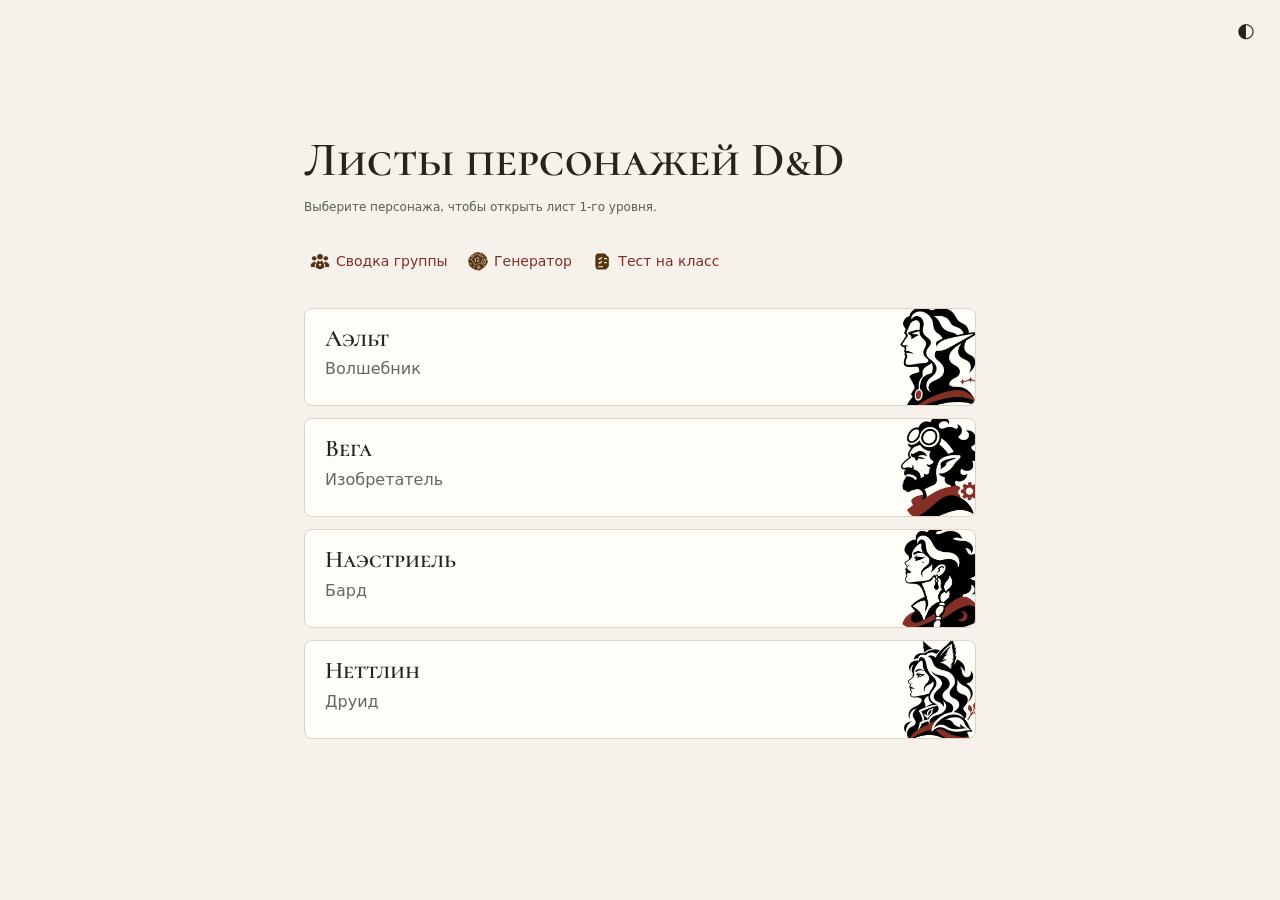
<file: index.html>
<!doctype html>
<html lang="ru">
<head>
  <meta charset="utf-8">
  <link rel="manifest" href="./manifest.webmanifest">
  <link rel="icon" href="./assets/favicon.ico">
  <link rel="apple-touch-icon" sizes="192x192" href="./assets/icon-192.png?v=2">
  <meta name="apple-mobile-web-app-title" content="DnD Chars">
  <script defer src="./pwa.js"></script>
  <meta name="viewport" content="width=device-width, initial-scale=1">
  <title>DnD Chars</title>
  <script src="character-sheets/theme.js"></script>
  <link rel="stylesheet" href="character-sheets/styles.css">
  <style>
    body {
      margin: 0;
      background: #f6f2eb;
      color: #29231e;
      font: 1rem/1.5 system-ui, sans-serif;
    }

    main {
      box-sizing: content-box;
      max-width: 42rem;
      margin: 0 auto;
      padding: clamp(2rem, 8vw, 5rem) 1rem;
    }

    h1, h2 {
      line-height: 1.2;
    }

    h1 { margin: 0; font-size: clamp(2rem, 6vw, 3rem); }
    h2 { margin: 0; font-size: 1.5rem; }
    header { margin: 0; }
    header p { margin: 0.5rem 0 1.5rem; }

    .quick-links {
      display: flex;
      flex-wrap: wrap;
      gap: 0 0.5rem;
      margin-bottom: 1.5rem;
    }

    .quick-links a {
      display: inline-flex;
      align-items: center;
      gap: 0.4rem;
      min-height: 44px;
      padding: 0 0.4rem;
      border-radius: 0.5rem;
      font-size: 0.875rem;
      text-decoration: none;
    }

    .quick-links a:hover { background: #8882; }
    .quick-links :is(svg, img) { flex: none; width: 1.2rem; height: 1.2rem; }
    [data-theme="dark"] .quick-links img { filter: grayscale(1) invert(1) brightness(1.35); }
    .cache-controls { margin-top: 1.5rem; font-size: 0.875rem; }
    .cache-controls button {
      padding: 0.25rem 0.75rem;
      border: 0;
      border-radius: 0.5rem;
      background: transparent;
      color: inherit;
      font: inherit;
    }
    .cache-controls button:enabled { cursor: pointer; }
    .cache-controls button:enabled:hover { background: #8882; }
    .cache-controls button:focus-visible { outline: 2px solid currentColor; outline-offset: 3px; }
    .cache-controls button:disabled { opacity: 0.55; }

    .characters {
      display: grid;
      gap: 0.75rem;
      margin: 0;
      padding: 0;
      list-style: none;
    }

    .site-home a.character {
      display: grid;
      position: relative;
      overflow: hidden;
      border: 1px solid #ded4c5;
      border-radius: 0.5rem;
      background: #fffdf8;
      color: inherit;
      text-decoration: none;
    }

    .character-details { padding: 1rem calc(7rem - 21px) 1rem 1.25rem; }
    .character-class { margin: 0.25rem 0 0.5rem; color: #656565; }
    .character-portrait {
      display: block;
      position: absolute;
      right: -21px;
      top: -8px;
      width: 7rem;
      height: auto;
    }
    [data-theme="dark"] .character-portrait { filter: url(#portrait-light-ink); }

    .site-home a.character:hover { border-color: currentColor; }

    a { color: #832e24; }
    a:hover { color: #582017; }
    a:focus-visible { outline: 2px solid currentColor; outline-offset: 3px; }
  </style>
</head>
<body class="site-home">
  <svg width="0" height="0" style="position: absolute" aria-hidden="true">
    <filter id="portrait-light-ink" color-interpolation-filters="sRGB">
      <!-- The mask is opaque only where all three color channels are zero. -->
      <feColorMatrix in="SourceGraphic" type="matrix"
        values="0 0 0 0 0  0 0 0 0 0  0 0 0 0 0  -255 -255 -255 0 1" result="black"/>
      <feFlood flood-color="rgb(188, 195, 183)"/>
      <feComposite in2="black" operator="in"/>
      <feComposite in2="SourceAlpha" operator="in" result="lightInk"/>
      <feComposite in="SourceGraphic" in2="black" operator="out" result="otherColors"/>
      <feMerge>
        <feMergeNode in="otherColors"/>
        <feMergeNode in="lightInk"/>
      </feMerge>
    </filter>
  </svg>
  <main>
    <header>
      <h1>Листы персонажей D&amp;D</h1>
      <p>Выберите персонажа, чтобы открыть лист 1-го уровня.</p>
      <nav class="quick-links" aria-label="Инструменты">
        <a href="party.html">
          <img src="assets/party-icon.svg" alt="" width="20" height="20">
          Сводка группы
        </a>
        <a href="character-generator.html">
          <img src="assets/D12.svg" alt="" width="20" height="20">
          Генератор
        </a>
        <a href="class-quiz.html">
          <img src="assets/quiz-icon.svg" alt="" width="20" height="20">
          Тест на класс
        </a>
      </nav>
    </header>
    <nav aria-label="Листы по персонажам">
      <ul class="characters" role="list">
        <li>
          <a class="character" href="character-sheets/aelt/index.html" aria-label="Аэльт, Волшебник, лист 1-го уровня">
            <div class="character-details">
              <h2>Аэльт</h2>
              <p class="character-class">Волшебник</p>
            </div>
            <img class="character-portrait" src="assets/aelt-profile.png" alt="" width="384" height="384">
          </a>
        </li>
        <li>
          <a class="character" href="character-sheets/vega/index.html" aria-label="Вега, Изобретатель, лист 1-го уровня">
            <div class="character-details">
              <h2>Вега</h2>
              <p class="character-class">Изобретатель</p>
            </div>
            <img class="character-portrait" src="assets/vega-profile.png" alt="" width="384" height="384">
          </a>
        </li>
        <li>
          <a class="character" href="character-sheets/naestriel/index.html" aria-label="Наэстриель, Бард, лист 1-го уровня">
            <div class="character-details">
              <h2>Наэстриель</h2>
              <p class="character-class">Бард</p>
            </div>
            <img class="character-portrait" src="assets/naestriel-profile.png" alt="" width="384" height="384">
          </a>
        </li>
        <li>
          <a class="character" href="character-sheets/nettlin/index.html" aria-label="Неттлин, Друид, лист 1-го уровня">
            <div class="character-details">
              <h2>Неттлин</h2>
              <p class="character-class">Друид</p>
            </div>
            <img class="character-portrait" src="assets/nettlin-profile.png" alt="" width="384" height="384">
          </a>
        </li>
      </ul>
    </nav>
    <div class="cache-controls" id="cache-controls" hidden>
      <button type="button">Сбросить офлайн-кэш</button>
      <span role="status"></span>
    </div>
  </main>
</body>
</html>
</file>
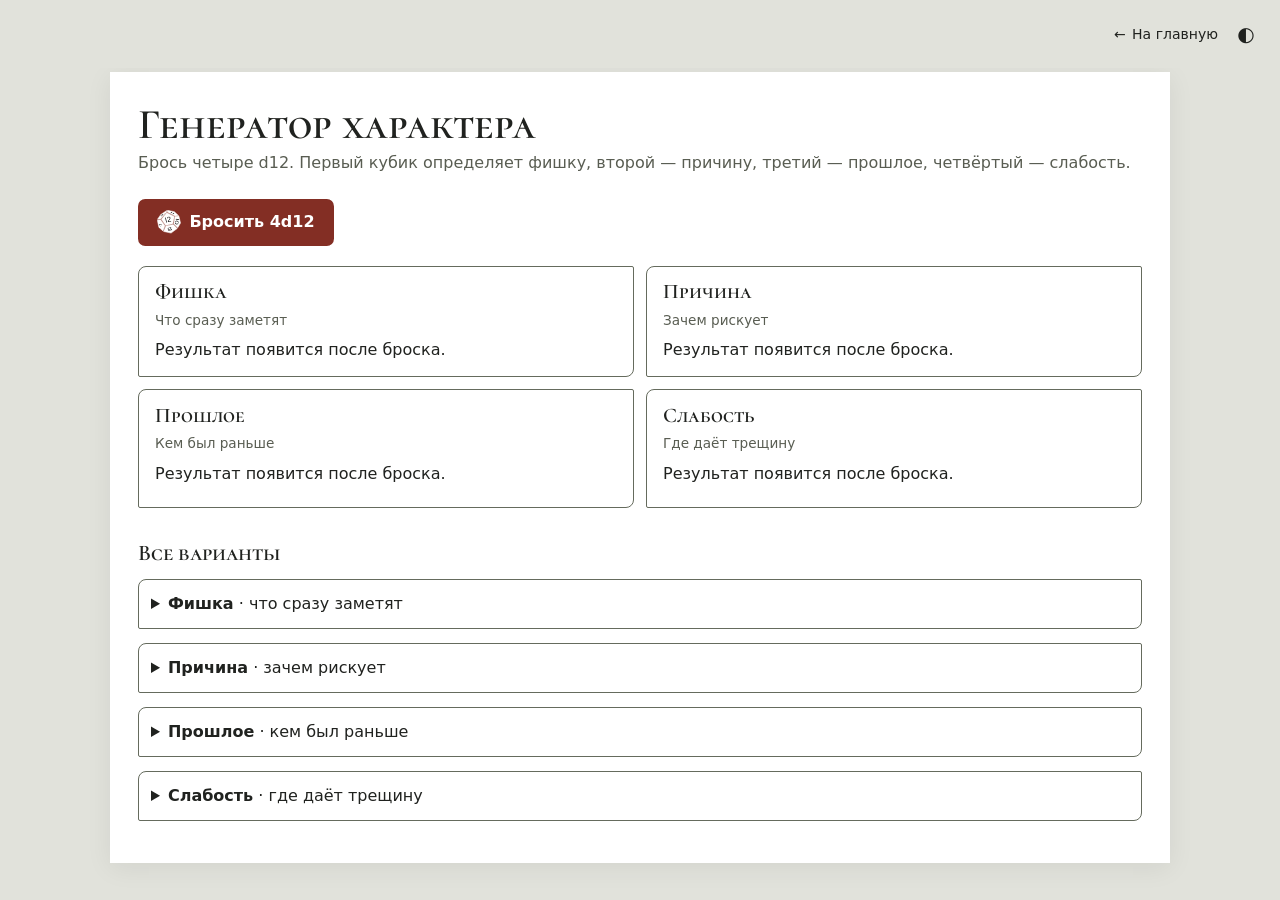
<file: character-generator.html>
<!doctype html>
<html lang="ru">
<head>
  <meta charset="utf-8">
  <meta name="viewport" content="width=device-width, initial-scale=1">
  <title>Генератор характера · D&amp;D</title>
  <link rel="manifest" href="manifest.webmanifest">
  <link rel="icon" href="assets/favicon.ico">
  <script defer src="pwa.js"></script>
  <script src="character-sheets/theme.js"></script>
  <link rel="stylesheet" href="character-sheets/styles.css">
  <style>
    .generator {
      font: 1rem/1.5 system-ui, sans-serif;
    }

    .generator h1, .generator h2 {
      line-height: 1.2;
    }

    .generator h1 { margin-bottom: 0; font-size: clamp(1.9rem, 5vw, 2.65rem); }
    .generator header { margin: 0 0 1.5rem; }
    .generator header p { margin-top: 0; font-size: 1rem; }

    .generator .roll-button {
      position: relative;
      display: inline-flex;
      align-items: center;
      gap: 0.5rem;
      min-height: 44px;
      padding: 0.65rem 1.15rem;
      border: 1px solid transparent;
      border-radius: 0.45rem;
      overflow: hidden;
      background: #832e24;
      color: #fff;
      font: inherit;
      font-weight: 700;
      cursor: pointer;
    }

    .generator .roll-button:hover { background: #582017; }
    .generator .roll-icon {
      flex: none;
      width: 1.5rem;
      height: 1.5rem;
      filter: grayscale(1) invert(1) brightness(1.35);
    }
    .generator :is(a, button, summary):focus-visible {
      outline: 2px solid currentColor;
      outline-offset: 3px;
    }

    .generator .results {
      display: grid;
      grid-template-columns: repeat(2, minmax(0, 1fr));
      gap: 0.75rem;
      margin: 1.25rem 0 2rem;
    }

    .generator .result-card {
      margin: 0;
      padding: 0.85rem 1rem;
    }

    .generator .result-card h2 {
      display: flex;
      align-items: center;
      justify-content: space-between;
      gap: 0.5rem;
      margin: 0 0 0.3rem;
      font-size: 1.3rem;
      text-transform: none;
      letter-spacing: normal;
      text-align: left;
    }

    .generator .roll-number {
      padding: 0.15em 0.5em;
      border: 1px solid currentColor;
      border-radius: 0.35rem;
      color: #832e24;
      font: 700 0.85rem/1.4 system-ui, sans-serif;
      white-space: nowrap;
    }

    .generator .result-hint { color: #595d52; font-size: 0.85rem; }
    .generator .tables h2 { margin: 0 0 0.75rem; font-size: 1.4rem; }
    .generator summary { cursor: pointer; }
    .generator ol { margin: 0.75rem 0 0; padding-inline-start: 2.15rem; }
    .generator li { padding: 0.25rem 0.5rem; }
    .generator li[aria-current="true"] { background: #f1e6da; border-radius: 0.25rem; }
    .generator li[aria-current="true"]::marker { font-weight: 700; }

    @media screen and (max-width: 620px) {
      .generator .results { grid-template-columns: 1fr; }
    }

    @media screen {
      [data-theme="dark"] .generator .result-hint { color: var(--dark-muted); }
      [data-theme="dark"] .generator .roll-number { color: var(--dark-link); }
      [data-theme="dark"] .generator li[aria-current="true"] { background: var(--dark-summary); }
    }
  </style>
</head>
<body>
  <main class="sheets">
    <article class="sheet generator">
      <header>
        <h1>Генератор характера</h1>
        <p>Брось четыре d12. Первый кубик определяет фишку, второй — причину, третий — прошлое, четвёртый — слабость.</p>
      </header>
      <button class="roll-button" id="roll" type="button">
        <img class="roll-icon" src="assets/D12.svg" alt="" width="24" height="24">
        <span class="roll-label">Бросить 4d12</span>
      </button>
      <div class="results" aria-live="polite" aria-atomic="true">
      <section class="panel result-card" data-result="quirk">
        <h2>Фишка<span class="roll-number" hidden></span></h2>
        <p class="result-hint">Что сразу заметят</p>
        <p class="result-text">Результат появится после броска.</p>
      </section>
      <section class="panel result-card" data-result="motivation">
        <h2>Причина<span class="roll-number" hidden></span></h2>
        <p class="result-hint">Зачем рискует</p>
        <p class="result-text">Результат появится после броска.</p>
      </section>
      <section class="panel result-card" data-result="past">
        <h2>Прошлое<span class="roll-number" hidden></span></h2>
        <p class="result-hint">Кем был раньше</p>
        <p class="result-text">Результат появится после броска.</p>
      </section>
      <section class="panel result-card" data-result="flaw">
        <h2>Слабость<span class="roll-number" hidden></span></h2>
        <p class="result-hint">Где даёт трещину</p>
        <p class="result-text">Результат появится после броска.</p>
        <p class="result-effect" hidden>Эффект: <em></em></p>
      </section>
      </div>
      <section class="tables" aria-labelledby="all-options">
        <h2 id="all-options">Все варианты</h2>
      <details class="panel">
        <summary><strong>Фишка</strong> · что сразу заметят</summary>
        <ol id="quirk">
          <li>Даёт прозвища каждому мечу и извиняется перед ним, когда промахивается.</li>
          <li>На развилке спрашивает совета у ворона. Если ворона нет, высказывает его мнение сам.</li>
          <li>Представляясь, обязательно называет имя, ремесло и последнее блюдо, которое ел.</li>
          <li>Перед важным разговором торжественно представляет свой левый сапог как советника. Правый, по его словам, пока на испытательном сроке.</li>
          <li>Просит Тима́ру о везении, подбрасывая монету. Если выпадает не та сторона, объявляет бросок разминочным.</li>
          <li>В каждой таверне спрашивает, есть ли местный суп, и оценивает его вслух так, будто судит состязание.</li>
          <li>Перед сном зарисовывает самое странное из увиденного. Даже драконы у него похожи на кур.</li>
          <li>Прежде чем сесть, спрашивает у стула, не занят ли он. Если стул скрипит, герой извиняется и ищет другой.</li>
          <li>Ведёт счёт обещаниям в блокноте. У выполненных рисует крошечные весы.</li>
          <li>Называет самые дорогие вещи именами тех, кто их подарил: «Передай мне Шандру» вполне может означать плащ.</li>
          <li>Знакомится с каждым встречным судном — от плота до корабля — и расспрашивает его, как ему живётся на воде.</li>
          <li>Перед рискованным делом репетирует победную речь; после успеха неизменно забывает её целиком.</li>
        </ol>
      </details>
      <details class="panel">
        <summary><strong>Причина</strong> · зачем рискует</summary>
        <ol id="motivation">
          <li>Хочет выкупить семейную лодку, заложенную после неудачного сезона.</li>
          <li>Хочет отыскать человека, который однажды спас ему жизнь, и наконец поблагодарить его.</li>
          <li>Собирает деньги, чтобы открыть бесплатную лечебницу в родном квартале.</li>
          <li>Проиграл гусю семейный герб. Ищет свидетелей, чтобы доказать, что гусь жульничал.</li>
          <li>Хочет вернуть себе доброе имя после того, как его обвинили в пропаже груза.</li>
          <li>Хочет накопить на собственную таверну, где путника не выгонят на улицу в бурю.</li>
          <li>Ищет достаточно необычную историю, чтобы старшая сестра перестала рассказывать за семейным столом только о своих подвигах.</li>
          <li>Ищет дракона, готового одним выдохом испечь пирог на всю деревню. Тесто уже обещал замесить.</li>
          <li>Дал слово вернуть украденную семейную реликвию и хочет сдержать его, пока её прежний хозяин ещё жив.</li>
          <li>Путешествует, чтобы выяснить, чем хочет заниматься сам, после многих лет жизни по чужому расписанию.</li>
          <li>Копит на покупку земли, чтобы родные больше не зависели от настроения землевладельца.</li>
          <li>Хочет вернуть долг бывшему сообщнику, который взял на себя вину за их общее преступление.</li>
        </ol>
      </details>
      <details class="panel">
        <summary><strong>Прошлое</strong> · кем был раньше</summary>
        <ol id="past">
          <li>Грузил суда в доках Флана и умеет по звуку отличить пустую бочку от полной.</li>
          <li>Переписывал описи в храме Огмы и привык уточнять, кто что видел собственными глазами.</li>
          <li>Готовил еду для каравана на Побережье Мечей. Знает, чем накормить десятерых из припасов на пятерых.</li>
          <li>Работал герольдом на улиточных скачках. Однажды объявлял финиш три дня подряд.</li>
          <li>Служил в городской страже, но ушёл после того, как отказался подписать ложный рапорт.</li>
          <li>Вырос при постоялом дворе у Лунного Моря: подавал еду, стелил постели и слушал дорожные байки.</li>
          <li>Был учеником картографа в Уотердипе. Хорошо чертит, но впервые составляет карты мест, в которых побывал сам.</li>
          <li>Подрабатывал привидением в трактире. Уволился, когда настоящее привидение потребовало половину чаевых.</li>
          <li>Прислуживал в храме Ильматера: носил воду, менял повязки и выслушивал тех, кому больше некому было выговориться.</li>
          <li>Рос в обеспеченной семье и готовился вести её дела, но почти не бывал за пределами родного города.</li>
          <li>Помогал на семейной ферме в Долинах: ухаживал за скотом, чинил изгороди и торговался на ярмарках.</li>
          <li>Был карманником на городских рынках. Теперь знает, куда смотреть, когда кто-то слишком старательно отвлекает толпу.</li>
        </ol>
      </details>
      <details class="panel">
        <summary><strong>Слабость</strong> · где даёт трещину</summary>
        <ol id="flaw">
          <li data-effect="Если герой отказывается от предложенной помощи и берётся за рискованную задачу один, его первая проверка для этой задачи совершается с помехой.">Не умеет просить о помощи и часто говорит «я справлюсь», когда уже пора звать друзей.</li>
          <li data-effect="Когда двое людей, которым герой доверяет, рассказывают разные версии, он совершает с помехой проверку Проницательности, чтобы понять, кто скрывает правду.">Теряется, когда два человека, которым он доверяет, рассказывают разные версии событий.</li>
          <li data-effect="При встрече с явно голодным человеком герой отдаёт ему одну порцию из своих припасов, если она есть. Один раз за сцену.">Плохо переносит вид чужого голода: раздаёт свои припасы и потом сам просит добавки.</li>
          <li data-effect="Помеха на Обман, когда герой пытается выдать себя за знатока при разговоре с настоящим специалистом.">Услышав незнакомое слово, важно кивает и уверяет, что сам когда-то это преподавал.</li>
          <li data-effect="Когда стражник или другой представитель власти в форме прямо угрожает герою, герой Испуган им до конца разговора, максимум на 1 минуту. Пока герой видит источник страха, у него помеха на проверки характеристик и броски атаки. Он не может добровольно приблизиться к источнику страха.">Ему трудно спокойно разговаривать с человеком в форме, даже если тот готов помочь.</li>
          <li data-effect="Помеха на Анализ, когда герой проверяет договор или расписку на подвох.">Подписывает всё, где есть место для автографа. Искренне считает, что писари собирают подписи знаменитостей.</li>
          <li data-effect="Помеха на Обман, когда герой притворяется, что знает, что делать.">Боится показаться неопытным и стесняется задать самый простой вопрос.</li>
          <li data-effect="Помеха на Скрытность, когда герой пытается бесшумно открыть скрипучую дверь.">Когда дверь скрипит, невольно скрипит ей в ответ. Уверен, что это вежливо.</li>
          <li data-effect="Если герой берёт обещание обратно, его следующая проверка Убеждения в разговоре с тем, кому он обещал помочь, совершается с помехой.">Соглашается на просьбу раньше, чем успевает понять, по силам ли она ему.</li>
          <li data-effect="Если незнакомец при первой встрече изображает дружбу, чтобы выведать личное, герой Очарован им до конца разговора, максимум на 1 минуту. Герой не может атаковать очаровавшего или выбирать его целью наносящих урон способностей и магических эффектов. Очаровавший получает преимущество на проверки социального взаимодействия с героем.">Легко принимает вежливость за дружбу и слишком рано делится личным.</li>
          <li data-effect="Если герой отвлекается на мелкую работу в напряжённой сцене, его следующая проверка Восприятия, чтобы заметить происходящее вокруг, совершается с помехой.">Когда тревожится, уходит с головой в мелкую работу вместо того, чтобы сказать, что его беспокоит.</li>
          <li data-effect="При прямом подозрении в краже герой совершает с помехой первую проверку Убеждения или Обмана, чтобы отвести подозрение.">Особенно тяжело переносит подозрения в краже: даже невинный вопрос может задеть его за живое.</li>
        </ol>
      </details>
      </section>
    </article>
  </main>
  <script>
    const cards = document.querySelectorAll('[data-result]');
    const rollButton = document.getElementById('roll');
    const rollIcon = rollButton.querySelector('.roll-icon');
    const rollLabel = rollButton.querySelector('.roll-label');
    const reducedMotion = matchMedia('(prefers-reduced-motion: reduce)');
    let rollAnimations = [];

    function animateRoll() {
      for (const animation of rollAnimations) animation.cancel();
      if (reducedMotion.matches) return;

      const duration = 600;
      const inset = 5;
      const left = inset - rollIcon.offsetLeft;
      const right = rollButton.clientWidth - rollIcon.offsetWidth - rollIcon.offsetLeft - inset;
      const top = inset - rollIcon.offsetTop;
      const bottom = rollButton.clientHeight - rollIcon.offsetHeight - rollIcon.offsetTop - inset;
      const iconPath = [
        [0, 0, 0, 0],
        [0.22, right, top, 100],
        [0.46, left, bottom, 210],
        [0.65, right * 0.55, top, 300],
        [0.82, left * 0.35, bottom * 0.7, 350],
        [1, 0, 0, 360],
      ].map(([offset, x, y, angle]) => ({
        offset, transform: `translate(${x}px, ${y}px) rotate(${angle}deg)`,
      }));

      rollAnimations = [
        rollButton.animate([
          { transform: 'translateX(0) rotate(0)' },
          { transform: 'translateX(-7px) rotate(-4deg)' },
          { transform: 'translateX(6px) rotate(3deg)' },
          { transform: 'translateX(-4px) rotate(-2deg)' },
          { transform: 'translateX(3px) rotate(1deg)' },
          { transform: 'translateX(0) rotate(0)' },
        ], { duration, easing: 'ease-in-out' }),
        rollIcon.animate(iconPath, { duration }),
        rollLabel.animate([
          { opacity: 1 },
          { opacity: 0.25, offset: 0.15 },
          { opacity: 0.25, offset: 0.75 },
          { opacity: 1 },
        ], { duration, easing: 'ease-in-out' }),
      ];
    }

    rollButton.addEventListener('click', () => {
      animateRoll();
      for (const card of cards) {
        const table = document.getElementById(card.dataset.result);
        const options = table.children;
        const roll = Math.floor(Math.random() * options.length) + 1;
        const selected = options[roll - 1];

        table.querySelector('[aria-current]')?.removeAttribute('aria-current');
        selected.setAttribute('aria-current', 'true');
        const badge = card.querySelector('.roll-number');
        badge.textContent = 'd12 · ' + roll;
        badge.hidden = false;
        card.querySelector('.result-text').textContent = selected.textContent;
        const effect = card.querySelector('.result-effect');
        if (effect) {
          effect.querySelector('em').textContent = selected.dataset.effect;
          effect.hidden = false;
        }
      }
    });
  </script>
</body>
</html>
</file>
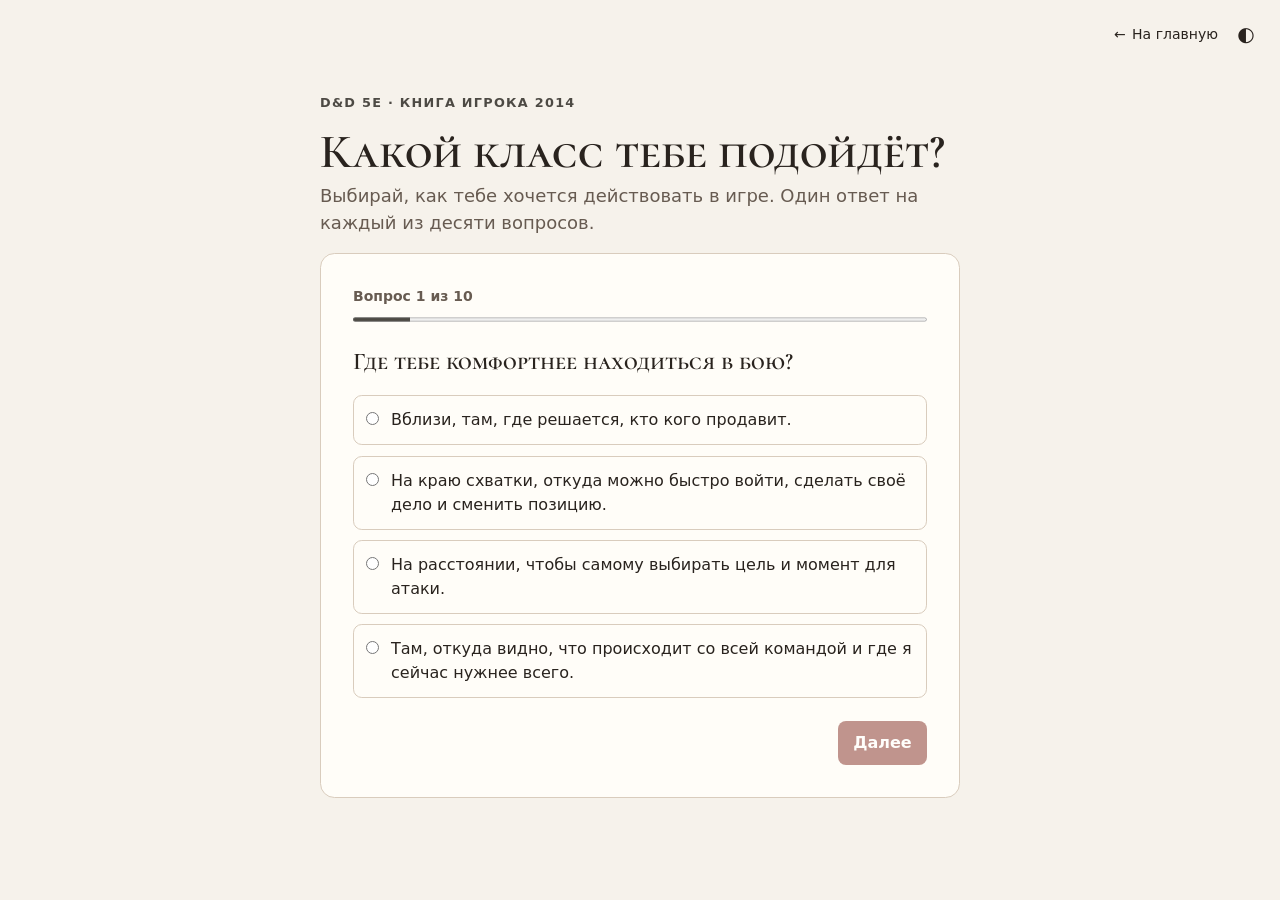
<file: class-quiz.html>
<!doctype html>
<html lang="ru">
<head>
  <meta charset="utf-8">
  <meta name="viewport" content="width=device-width, initial-scale=1">
  <title>Какой класс D&amp;D тебе подойдёт?</title>
  <link rel="icon" href="assets/favicon.ico">
  <script src="character-sheets/theme.js"></script>
  <link rel="stylesheet" href="character-sheets/styles.css">
  <style>
    :root {
      color-scheme: light;
      --page: #f6f2eb;
      --card: #fffdf8;
      --ink: #29231e;
      --muted: #675b51;
      --line: #d9ccbd;
      --accent: #4d4a44;
      --selected: #efede8;
    }
    :root[data-theme="dark"] {
      color-scheme: dark;
      --page: #211c19;
      --card: #292825;
      --ink: #f2e9de;
      --muted: #c7b8a9;
      --line: #66615a;
      --accent: #ddd8ce;
      --selected: #393733;
    }
    body { margin: 0; background: var(--page); color: var(--ink); font: 1rem/1.5 system-ui, sans-serif; }
    main { max-width: 42rem; margin: auto; padding: 0.5rem 1rem clamp(1.5rem, 6vw, 4rem); }
    a { color: var(--accent); }
    .eyebrow { margin-bottom: 0.75rem; color: var(--accent); font-size: 0.8rem; font-weight: 700; letter-spacing: 0.1em; text-transform: uppercase; }
    h1, h2 { margin: 0; line-height: 1.15; }
    h1 { font-size: clamp(2rem, 6vw, 3rem); line-height: 1.2; }
    header p, #step { color: var(--muted); }
    header p { font-size: 1.125rem; line-height: 1.5; }
    .quiz-card { background: var(--card); border: 1px solid var(--line); border-radius: 0.9rem; padding: clamp(1rem, 5vw, 2rem); }
    #step { display: block; font-size: 0.875rem; font-weight: 650; }
    progress { display: block; width: 100%; height: 0.55rem; margin: 0.5rem 0 1.5rem; accent-color: var(--accent); }
    #options { display: grid; gap: 0.65rem; margin-top: 1.25rem; }
    .option { display: flex; gap: 0.75rem; align-items: baseline; padding: 0.75rem; border: 1px solid var(--line); border-radius: 0.55rem; cursor: pointer; }
    .option:hover, .option:has(:checked) { border-color: var(--accent); background: var(--selected); }
    .option input { flex: none; margin: 0; accent-color: var(--accent); }
    .actions { display: flex; flex-wrap: wrap; justify-content: space-between; gap: 0.75rem; margin-top: 1.4rem; }
    .actions button { min-height: 44px; padding: 0.5rem 0.9rem; border: 1px solid var(--line); border-radius: 0.5rem; background: transparent; color: var(--ink); font: inherit; font-weight: 650; }
    .actions button:enabled { cursor: pointer; }
    .actions button:disabled { opacity: 0.5; }
    .actions .primary { margin-inline-start: auto; border-color: transparent; background: #832e24; color: #fff; }
    .actions .primary:enabled:hover { background: #582017; }
    :focus-visible { outline: 2px solid var(--accent); outline-offset: 3px; }
    .matches { padding: 0; list-style: none; }
    .matches li { border-top: 1px solid var(--line); padding: 1rem 0; }
    .matches h3 { margin: 0; }
    .matches p { margin: 0.35rem 0 0.55rem; }
  </style>
</head>
<body>
  <main>
    <header>
      <div class="eyebrow">D&amp;D 5e · Книга игрока 2014</div>
      <h1>Какой класс тебе подойдёт?</h1>
      <p>Выбирай, как тебе хочется действовать в игре. Один ответ на каждый из десяти вопросов.</p>
    </header>
    <noscript><p>Чтобы пройти опрос, включи JavaScript в браузере.</p></noscript>
    <form id="quiz" class="quiz-card" hidden>
      <label id="step" for="progress"></label>
      <progress id="progress"></progress>
      <h2 id="question" tabindex="-1"></h2>
      <div id="options" role="group" aria-labelledby="question"></div>
      <div class="actions">
        <button id="back" type="button">Назад</button>
        <button id="next" class="primary" type="submit">Далее</button>
      </div>
    </form>
    <section id="result" class="quiz-card" aria-labelledby="result-title" hidden>
      <h2 id="result-title" tabindex="-1"></h2>
      <p id="result-intro"></p>
      <ul id="matches" class="matches"></ul>
      <div class="actions">
        <button id="review" type="button">Изменить ответы</button>
        <button id="restart" type="button">Пройти заново</button>
      </div>
    </section>
  </main>
  <script>
    'use strict';

    const classes = {
      barbarian: ['Варвар', '87-barbarian', 'Брать на себя риск, идти в ближний бой и выдерживать удары благодаря ярости.'],
      bard: ['Бард', '88-bard', 'Импровизировать, договариваться и помогать другим игрокам с помощью вдохновения и магии.'],
      cleric: ['Жрец', '89-cleric', 'Следить за командой и выбирать, когда лечить, защищать, усиливать союзников или переходить в наступление.'],
      druid: ['Друид', '90-druid', 'Использовать природную магию и звериные облики, чтобы исследовать мир и менять условия схватки.'],
      fighter: ['Воин', '91-fighter', 'Оттачивать стиль владения оружием, занимать выгодную позицию и решать, когда воспользоваться Всплеском действий.'],
      monk: ['Монах', '93-monk', 'Быстро менять позицию, добираться до важных целей и мешать им действовать.'],
      paladin: ['Паладин', '94-paladin', 'Защищать союзников на передовой, усиливать удары магией и принимать решения, связанные с клятвой.'],
      ranger: ['Следопыт', '97-ranger', 'Читать местность, выслеживать цель и сочетать владение оружием с природной магией.'],
      rogue: ['Плут', '99-rogue', 'Находить лазейки, полагаться на любимые навыки и выбирать момент для точного удара.'],
      sorcerer: ['Чародей', '101-sorcerer', 'Осваивать любимые заклинания и менять их свойства на ходу с помощью метамагии.'],
      warlock: ['Колдун', '104-warlock', 'Подбирать сочетание магических даров и находить новые применения любимым приёмам.'],
      wizard: ['Волшебник', '105-wizard', 'Пополнять книгу заклинаний, готовить инструменты под задачу и доставать неожиданные решения.']
    };

    const questions = [
      ['Где тебе комфортнее находиться в бою?', [
        ['Вблизи, там, где решается, кто кого продавит.', 'barbarian fighter paladin'],
        ['На краю схватки, откуда можно быстро войти, сделать своё дело и сменить позицию.', 'monk rogue druid'],
        ['На расстоянии, чтобы самому выбирать цель и момент для атаки.', 'ranger sorcerer warlock'],
        ['Там, откуда видно, что происходит со всей командой и где я сейчас нужнее всего.', 'bard cleric wizard']
      ]],
      ['Как тебе нравится думать над сложной задачей?', [
        ['Собрать факты, увидеть закономерность и составить план.', 'fighter ranger wizard'],
        ['Переосмыслить задачу и найти обход, которого никто не заметил.', 'bard druid rogue'],
        ['Проверить первую удачную догадку и разобраться по ходу.', 'barbarian monk sorcerer'],
        ['Сначала понять, что для меня важнее всего и на какой риск я готов пойти.', 'cleric paladin warlock']
      ]],
      ['Какую роль ты сам обычно берёшь в командной игре?', [
        ['Иду первым и беру на себя самый трудный участок.', 'barbarian fighter monk'],
        ['Замечаю, кому нужна помощь, и подстраиваюсь под действия других.', 'bard cleric paladin'],
        ['Ищу маршрут, слабое место или удобный момент для всей команды.', 'druid ranger rogue'],
        ['Ищу ход, после которого команда сможет сыграть совсем иначе.', 'sorcerer warlock wizard']
      ]],
      ['План сорвался. Что тебе хочется сделать в первые секунды?', [
        ['Перехватить инициативу, пока ситуацию ещё можно развернуть.', 'barbarian paladin sorcerer'],
        ['Сменить позицию и воспользоваться тем, что открылось прямо сейчас.', 'monk ranger rogue'],
        ['Подхватить тех, у кого всё пошло наперекосяк, и помочь команде собраться.', 'bard cleric druid'],
        ['Оценить, что у нас ещё в запасе, и решить, на какой ход это стоит потратить.', 'fighter warlock wizard']
      ]],
      ['Какое развитие персонажа тебе интереснее?', [
        ['Начать с простого приёма и постепенно научиться выполнять его всё точнее.', 'fighter monk rogue'],
        ['Выбрать одну сильную сторону и научиться выдавать максимум в решающий момент.', 'barbarian paladin sorcerer'],
        ['Расширять набор возможностей, чтобы в каждой новой сцене было что попробовать.', 'bard druid wizard'],
        ['Собрать несколько способностей, которые хорошо работают вместе и на которые можно положиться.', 'cleric ranger warlock']
      ]],
      ['Команда пришла в незнакомый город за сведениями. Чем тебе было бы интересно заняться?', [
        ['Поговорить с разными людьми и понять, кому и зачем стоит нам помочь.', 'bard cleric warlock'],
        ['Пройтись по городу и заметить, кто за кем следит, куда ведут следы и где есть обходы.', 'druid ranger rogue'],
        ['Добраться до человека, который принимает решения, и прямо изложить, чего мы хотим.', 'barbarian fighter paladin'],
        ['Разобраться, кто за всем этим стоит, и проверить версии, которые кажутся маловероятными.', 'monk sorcerer wizard']
      ]],
      ['Что даёт тебе больше всего удовольствия от удачного хода?', [
        ['Я выдержал давление, и благодаря этому у команды осталось время.', 'barbarian fighter paladin'],
        ['Я помог другому игроку сделать то, что у него почти сорвалось.', 'bard cleric ranger'],
        ['Я поймал короткий момент и сделал ровно то, что было нужно.', 'monk rogue warlock'],
        ['Я придумал решение, которое изменило условия для всех.', 'druid sorcerer wizard']
      ]],
      ['Какой выбор тебе интереснее всего делать прямо во время игры?', [
        ['Рискнуть сейчас или приберечь свой самый сильный ход.', 'barbarian paladin warlock'],
        ['Продолжать делать своё дело или переключиться на помощь союзнику.', 'bard cleric fighter'],
        ['Пойти очевидным путём или использовать деталь, которую другие пропустили.', 'monk ranger rogue'],
        ['Повторить проверенный приём или изменить его под новые условия.', 'druid sorcerer wizard']
      ]],
      ['Как ты предпочитаешь готовиться к трудному испытанию?', [
        ['Выяснить, что нас ждёт, и подобрать подходящие средства заранее.', 'druid ranger wizard'],
        ['Наметить пару вариантов и оставить себе пространство для импровизации.', 'bard rogue sorcerer'],
        ['Определить, что или кого нужно защитить, и договориться, кто за что отвечает.', 'cleric fighter paladin'],
        ['Решить, на что я точно могу положиться, даже если всё пойдёт не по плану.', 'barbarian monk warlock']
      ]],
      ['Какую историю про своего героя тебе было бы интереснее увидеть за несколько игр?', [
        ['Он нашёл людей или дело, ради которых готов брать на себя ответственность.', 'cleric paladin barbarian'],
        ['Он шаг за шагом стал мастером того, что когда-то давалось ему с трудом.', 'fighter monk wizard'],
        ['Он обнаружил в себе или вокруг себя нечто странное и решает, как этим распорядиться.', 'druid sorcerer warlock'],
        ['Он научился выживать, договариваться и находить путь в местах, где у него поначалу ничего не получалось.', 'bard ranger rogue']
      ]]
    ];

    const quiz = document.getElementById('quiz');
    const step = document.getElementById('step');
    const progress = document.getElementById('progress');
    const question = document.getElementById('question');
    const options = document.getElementById('options');
    const back = document.getElementById('back');
    const next = document.getElementById('next');
    const result = document.getElementById('result');
    const resultTitle = document.getElementById('result-title');
    const resultIntro = document.getElementById('result-intro');
    const matches = document.getElementById('matches');
    const answers = Array(questions.length).fill(null);
    const lastStep = questions.length - 1;
    let current = 0;

    function showQuestion(moveFocus = true) {
      const [prompt, choices] = questions[current];
      result.hidden = true;
      quiz.hidden = false;
      step.textContent = 'Вопрос ' + (current + 1) + ' из ' + questions.length;
      progress.max = questions.length;
      progress.value = current + 1;
      question.textContent = prompt;
      options.replaceChildren();

      choices.forEach(([caption], index) => {
        const label = document.createElement('label');
        label.className = 'option';
        const input = document.createElement('input');
        input.type = 'radio';
        input.name = 'choice';
        input.value = index;
        input.checked = answers[current] === index;
        label.append(input, caption);
        options.append(label);
      });

      back.hidden = current === 0;
      next.disabled = answers[current] === null;
      next.textContent = current === lastStep ? 'Показать результат' : 'Далее';
      if (moveFocus) question.focus();
    }

    function showResult() {
      const scores = Object.fromEntries(Object.keys(classes).map(id => [id, 0]));
      answers.forEach((choice, index) => {
        for (const id of questions[index][1][choice][1].split(' ')) scores[id]++;
      });
      const highest = Math.max(...Object.values(scores));
      const winners = Object.keys(scores).filter(id => scores[id] === highest);
      resultTitle.textContent = winners.length === 1 ? 'Твой результат' : 'Несколько классов подходят одинаково';
      resultIntro.textContent = winners.length === 1
        ? 'По твоим ответам этот класс подходит лучше всего.'
        : 'Эти классы набрали одинаковый балл. Посмотри, какой стиль игры тебе ближе.';
      matches.replaceChildren();

      for (const id of winners) {
        const [name, slug, description] = classes[id];
        const item = document.createElement('li');
        const heading = document.createElement('h3');
        heading.textContent = name;
        const summary = document.createElement('p');
        summary.textContent = description;
        const link = document.createElement('a');
        link.href = 'https://dnd.su/class/' + slug + '/';
        link.textContent = name + ' на D&D.SU';
        item.append(heading, summary, link);
        matches.append(item);
      }

      quiz.hidden = true;
      result.hidden = false;
      resultTitle.focus();
    }

    options.addEventListener('change', event => {
      answers[current] = Number(event.target.value);
      next.disabled = false;
    });
    quiz.addEventListener('submit', event => {
      event.preventDefault();
      if (answers[current] === null) return;
      if (current === lastStep) {
        showResult();
        return;
      }
      current++;
      showQuestion();
    });
    back.addEventListener('click', () => {
      current--;
      showQuestion();
    });
    document.getElementById('review').addEventListener('click', () => showQuestion());
    document.getElementById('restart').addEventListener('click', () => {
      answers.fill(null);
      current = 0;
      showQuestion();
    });

    showQuestion(false);
  </script>
</body>
</html>
</file>
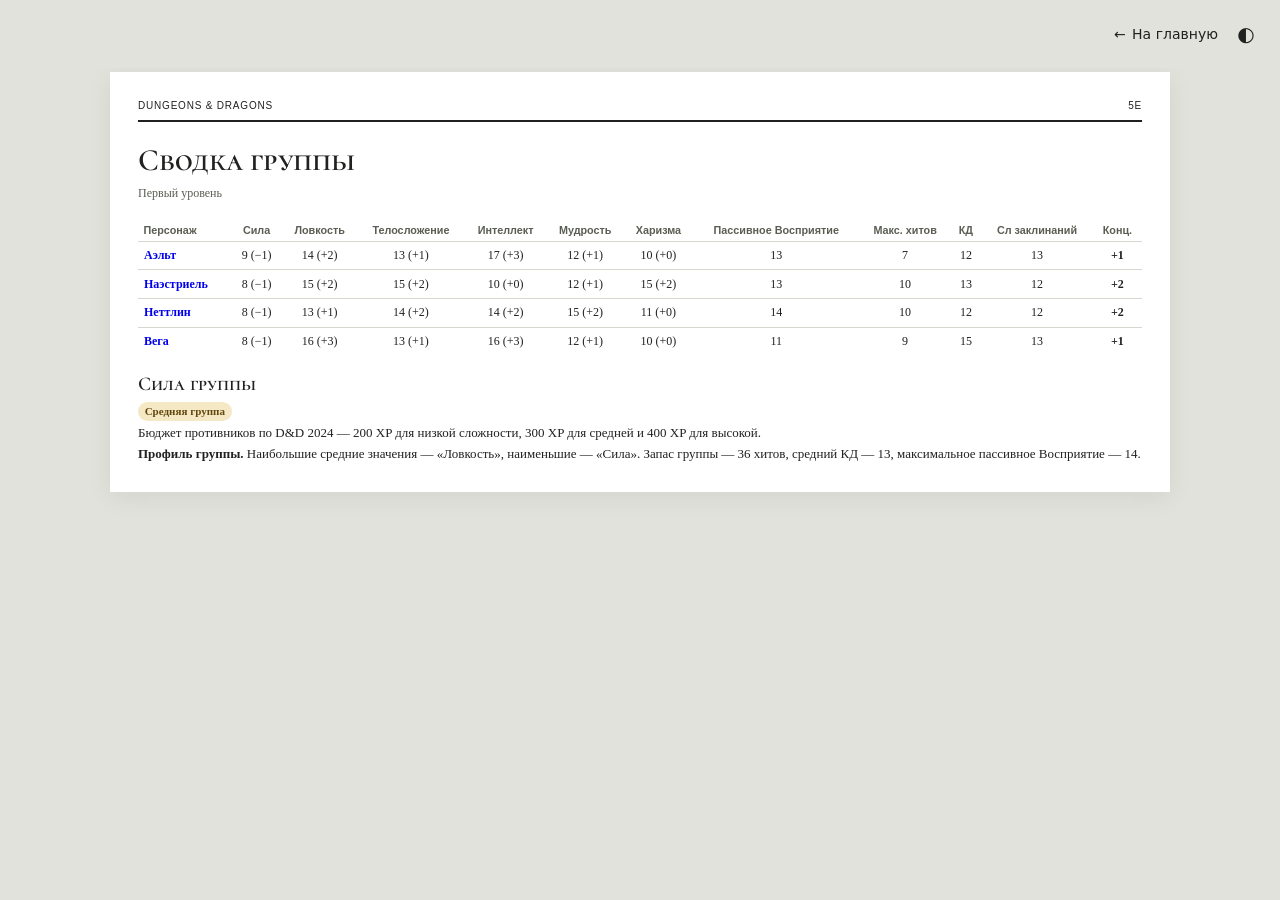
<file: party.html>
<!doctype html>
<html lang="ru">
<head>
  <meta charset="utf-8">
  <link rel="manifest" href="./manifest.webmanifest">
  <link rel="icon" href="./assets/favicon.ico">
  <link rel="apple-touch-icon" sizes="192x192" href="./assets/icon-192.png?v=2">
  <meta name="apple-mobile-web-app-title" content="DnD Chars">
  <script defer src="./pwa.js"></script>
  <meta name="viewport" content="width=device-width, initial-scale=1">
  <title>Сводка группы · D&amp;D</title>
  <script src="character-sheets/theme.js"></script>
  <link rel="stylesheet" href="character-sheets/styles.css">
</head>
<body>
  <main class="sheets">
    <article class="sheet party-sheet">
      <div class="masthead"><span>Dungeons &amp; Dragons</span><span>5e</span></div>
      <header>
        <h1>Сводка группы</h1>
        <p>Первый уровень</p>
      </header>
      <div class="party-table-wrap" tabindex="0" role="region" aria-label="Характеристики группы">
        <table class="data-table party-table" aria-label="Характеристики группы на первом уровне">
          <thead>
            <tr><th scope="col">Персонаж</th><th scope="col">Сила</th><th scope="col">Ловкость</th><th scope="col">Телосложение</th><th scope="col">Интеллект</th><th scope="col">Мудрость</th><th scope="col">Харизма</th><th scope="col">Пассивное Восприятие</th><th scope="col">Макс. хитов</th><th scope="col">КД</th><th scope="col">Сл заклинаний</th><th scope="col">Конц.</th></tr>
          </thead>
          <tbody id="party-rows"></tbody>
        </table>
      </div>
      <section class="party-summary" aria-labelledby="party-strength">
        <h2 id="party-strength">Сила группы</h2>
        <p><strong id="party-rating" class="party-rating" hidden></strong></p>
        <p id="party-budget"></p>
        <p><strong>Профиль группы.</strong> <span id="party-profile"></span></p>
      </section>
    </article>
  </main>
  <script type="application/json" id="party-data">
[
  {
    "name": "Аэльт",
    "href": "character-sheets/aelt/index.html",
    "abilities": [
      {
        "name": "Сила",
        "score": 9,
        "mod": "−1"
      },
      {
        "name": "Ловкость",
        "score": 14,
        "mod": "+2"
      },
      {
        "name": "Телосложение",
        "score": 13,
        "mod": "+1"
      },
      {
        "name": "Интеллект",
        "score": 17,
        "mod": "+3"
      },
      {
        "name": "Мудрость",
        "score": 12,
        "mod": "+1"
      },
      {
        "name": "Харизма",
        "score": 10,
        "mod": "+0"
      }
    ],
    "perception": 13,
    "hp": 7,
    "armorClass": 12,
    "spellDc": 13
  },
  {
    "name": "Наэстриель",
    "href": "character-sheets/naestriel/index.html",
    "abilities": [
      {
        "name": "Сила",
        "score": 8,
        "mod": "−1"
      },
      {
        "name": "Ловкость",
        "score": 15,
        "mod": "+2"
      },
      {
        "name": "Телосложение",
        "score": 15,
        "mod": "+2"
      },
      {
        "name": "Интеллект",
        "score": 10,
        "mod": "+0"
      },
      {
        "name": "Мудрость",
        "score": 12,
        "mod": "+1"
      },
      {
        "name": "Харизма",
        "score": 15,
        "mod": "+2"
      }
    ],
    "perception": 13,
    "hp": 10,
    "armorClass": 13,
    "spellDc": 12
  },
  {
    "name": "Неттлин",
    "href": "character-sheets/nettlin/index.html",
    "abilities": [
      {
        "name": "Сила",
        "score": 8,
        "mod": "−1"
      },
      {
        "name": "Ловкость",
        "score": 13,
        "mod": "+1"
      },
      {
        "name": "Телосложение",
        "score": 14,
        "mod": "+2"
      },
      {
        "name": "Интеллект",
        "score": 14,
        "mod": "+2"
      },
      {
        "name": "Мудрость",
        "score": 15,
        "mod": "+2"
      },
      {
        "name": "Харизма",
        "score": 11,
        "mod": "+0"
      }
    ],
    "perception": 14,
    "hp": 10,
    "armorClass": 12,
    "spellDc": 12
  },
  {
    "name": "Вега",
    "href": "character-sheets/vega/index.html",
    "abilities": [
      {
        "name": "Сила",
        "score": 8,
        "mod": "−1"
      },
      {
        "name": "Ловкость",
        "score": 16,
        "mod": "+3"
      },
      {
        "name": "Телосложение",
        "score": 13,
        "mod": "+1"
      },
      {
        "name": "Интеллект",
        "score": 16,
        "mod": "+3"
      },
      {
        "name": "Мудрость",
        "score": 12,
        "mod": "+1"
      },
      {
        "name": "Харизма",
        "score": 10,
        "mod": "+0"
      }
    ],
    "perception": 11,
    "hp": 9,
    "armorClass": 15,
    "spellDc": 13
  }
]
  </script>
  <script>
    const party = JSON.parse(document.getElementById('party-data').textContent);
    const rows = document.getElementById('party-rows');

    for (const character of party) {
      const row = rows.insertRow();
      const heading = document.createElement('th');
      heading.scope = 'row';
      const link = document.createElement('a');
      link.href = character.href;
      link.textContent = character.name;
      heading.append(link);
      row.append(heading);

      const scores = character.abilities.map(ability => `${ability.score} (${ability.mod})`);
      const values = [...scores, character.perception, character.hp, character.armorClass,
        character.spellDc ?? '—', character.abilities[2].mod];
      for (const value of values) row.insertCell().textContent = value;
    }

    if (party.length) {
      // D&D 2024 encounter XP budget for one level 1 character.
      const [low, moderate, high] = [50, 75, 100].map(xp => xp * party.length);
      document.getElementById('party-budget').textContent =
        `Бюджет противников по D&D 2024 — ${low} XP для низкой сложности, ${moderate} XP для средней и ${high} XP для высокой.`;

      const sum = select => party.reduce((total, character) => total + select(character), 0);
      // Compare effective HP against a +4 attack with four level 1 characters at 9 HP and AC 13.
      const hitChance = armorClass => Math.max(0.05, Math.min(0.95, (25 - armorClass) / 20));
      const referenceHp = 4 * 9 / hitChance(13);
      const relativeHp = sum(character => character.hp / hitChance(character.armorClass)) / referenceHp;
      const rating = document.getElementById('party-rating');
      const strength = relativeHp < 0.8 ? 'weak' : relativeHp > 1.2 ? 'strong' : 'medium';
      rating.dataset.strength = strength;
      rating.textContent = {weak: 'Слабая группа', medium: 'Средняя группа', strong: 'Сильная группа'}[strength];
      rating.hidden = false;

      const abilityTotals = party[0].abilities.map(({name}, index) =>
        ({name, total: sum(character => character.abilities[index].score)}));
      const extremes = find => {
        const total = find(...abilityTotals.map(ability => ability.total));
        return abilityTotals.filter(ability => ability.total === total).map(ability => `«${ability.name}»`).join(', ');
      };
      const format = new Intl.NumberFormat('ru', {maximumFractionDigits: 1});
      const averageArmor = format.format(sum(character => character.armorClass) / party.length);
      const bestPerception = Math.max(...party.map(character => character.perception));
      document.getElementById('party-profile').textContent =
        `Наибольшие средние значения — ${extremes(Math.max)}, наименьшие — ${extremes(Math.min)}. ` +
        `Запас группы — ${sum(character => character.hp)} хитов, средний КД — ${averageArmor}, максимальное пассивное Восприятие — ${bestPerception}.`;
    } else {
      document.getElementById('party-budget').textContent = 'В группе пока нет персонажей.';
    }
  </script>
</body>
</html>
</file>
<file: character-sheets/styles.css>
@charset "UTF-8";
* {
    box-sizing: border-box
}

body {
    margin: 0;
    background: #e1e2db;
    color: #20221f;
    font: 13px/1.4 Georgia, "Times New Roman", serif
}

a {
    text-decoration: none;
}

.sheets {
    max-width: 1060px;
    margin: 24px auto
}

.sheet {
    background: white;
    padding: 28px;
    margin-bottom: 24px;
    box-shadow: 0 5px 25px #0001;
    break-after: page
}

.sheet:last-child {
    break-after: auto
}

.masthead, footer {
    display: flex;
    justify-content: space-between;
    gap: 15px;
    font: 10px Arial, sans-serif;
    text-transform: uppercase;
    letter-spacing: .08em
}

.masthead {
    border-bottom: 2px solid #20221f;
    padding-bottom: 9px
}

header {
    margin: 17px 0
}

h1 {
    font-size: 31px;
    font-weight: normal;
    margin: 0 0 3px
}

header p {
    margin: 0;
    font-size: 12px;
    color: #595d52
}

.score-bar {
    display: grid;
    grid-template-columns:repeat(6, 1fr);
    gap: 12px;
    margin-bottom: 19px
}

.score-bar > div {
    border: 1.5px solid #656b5d;
    border-radius: 7px 7px 18px 18px;
    text-align: center;
    padding: 7px
}

.score-bar span {
    display: block;
    font: 10px Arial, sans-serif;
    text-transform: uppercase
}

.score-bar strong {
    display: block;
    font-size: 29px;
    font-weight: normal
}

.score-bar small {
    font: 10px Arial, sans-serif
}

.print-columns {
    display: grid;
    gap: 17px;
    align-items: start
}

.columns-3 {
    grid-template-columns:1fr 1.25fr 1.2fr
}

.columns-2 {
    grid-template-columns:1fr 1fr
}

.panel {
    position: relative;
    padding: 12px;
    border: 1px solid #656b5d;
    border-radius: 8px 2px;
    margin-bottom: 14px;
    break-inside: avoid
}

.cost-mark {
    position: absolute;
    top: 9px;
    right: 9px;
    font: 700 8px Arial, sans-serif;
    text-transform: uppercase;
    letter-spacing: .05em;
    border: 1px solid #656b5d;
    border-radius: 2px;
    padding: 2px 5px;
    background: #fff
}

.panel.summary {
    background: #dadada;
    -webkit-print-color-adjust: exact;
    print-color-adjust: exact
}

.panel.summary .data-table td, .panel.summary .data-table th {
    border-bottom: 1px solid #aaa
}

.panel.with-table {
    border-color: #aaa
}

.panel h2 {
    font: 700 10px/1.3 Arial, sans-serif;
    text-transform: uppercase;
    letter-spacing: .05em;
    text-align: center;
    margin: 0 0 10px
}

.panel p {
    margin: 0 0 8px
}

.panel p:last-child {
    margin-bottom: 0
}

.data-table {
    width: 100%;
    border-collapse: collapse;
    font-size: 12px
}

.data-table td, .data-table th {
    padding: 5px 2px;
    border-bottom: 1px solid #d6d8cf;
    text-align: left;
    vertical-align: top
}

.data-table tr:last-child td {
    border-bottom: 0
}

.data-table th {
    font: 9px Arial, sans-serif;
    color: #595d52
}

.data-table td:last-child {
    text-align: right;
    font-weight: bold;
    white-space: nowrap
}

footer {
    border-top: 1px solid #656b5d;
    padding-top: 9px;
    margin-top: 15px;
    color: #595d52
}

@media screen and (max-width: 700px) {
    .sheets {
        margin: 10px
    }

    .sheet {
        padding: 18px
    }

    .print-columns {
        grid-template-columns:1fr
    }

    .score-bar {
        gap: 5px
    }

    .score-bar span, .score-bar small {
        font-size: 8px
    }

    h1 {
        font-size: 26px
    }

    .data-table {
        font-size: 13px
    }
}

@media screen and (width < 1000px) {
    .score-bar {
        grid-template-columns: minmax(0, 1fr);
    }

    .score-bar > div {
        display: flex;
        align-items: center;
        gap: 0.5rem;
        white-space: nowrap;
    }

    .score-bar span {
        margin-inline-end: auto;
    }

    .score-bar strong {
        font-size: 1.25rem;
        line-height: 1;
    }
}

@page {
    size: A4;
    margin: 10mm
}

.data-table td:last-child {
    white-space: normal
}

.data-table th.damage-heading {
    text-align: right
}

.data-table td.group-row {
    font: 700 9px Arial, sans-serif;
    text-transform: uppercase;
    letter-spacing: .05em;
    color: #595d52;
    padding-top: 7px;
    text-align: left
}

.attacks-table {
    table-layout: fixed
}

.attacks-table th, .attacks-table td {
    overflow-wrap: anywhere
}

.attacks-table th:nth-child(1) {
    width: 15%
}

.attacks-table th:nth-child(2) {
    width: 25%
}

.attacks-table th:nth-child(3) {
    width: 34%
}

.attacks-table th:nth-child(4) {
    width: 12%
}

.attacks-table th:nth-child(5) {
    width: 14%
}

@media print {
    html, body {
        margin: 0;
        padding: 0;
        background: white;
        color: #000
    }

    body {
        font-family: "Times New Roman", serif;
        font-size: 9pt;
        line-height: 1.23
    }

    .sheets {
        width: 100%;
        margin: 0;
        max-width: none
    }

    .sheet {
        box-shadow: none;
        padding: 0;
        margin: 0;
        break-after: page;
        page-break-after: always
    }

    .sheet:last-child {
        break-after: auto;
        page-break-after: auto
    }

    header {
        margin: 12px 0;
        break-inside: avoid
    }

    h1 {
        font-size: 23pt
    }

    header p {
        font-size: 9pt;
        color: #000
    }

    .print-columns {
        gap: 8pt;
        align-items: start
    }

    .print-columns > div {
        min-width: 0
    }

    .columns-3 {
        grid-template-columns:1fr 1.25fr 1.2fr
    }

    .columns-2 {
        grid-template-columns:1.05fr 1fr
    }

    .panel {
        padding: 6pt;
        margin-bottom: 6pt;
        border-color: #555;
        break-inside: avoid;
        page-break-inside: avoid
    }

    .cost-mark {
        font-size: 7pt;
        top: 5pt;
        right: 5pt;
        padding: 1pt 3pt;
        border-color: #555
    }

    .panel h2 {
        font-size: 8pt;
        margin-bottom: 5pt;
        break-after: avoid
    }

    .panel p {
        margin-bottom: 3pt;
        orphans: 3;
        widows: 3
    }

    .score-bar {
        gap: 7pt;
        margin-bottom: 10pt;
        break-inside: avoid
    }

    .score-bar span, .score-bar small {
        font-size: 8pt
    }

    .score-bar strong {
        font-size: 21pt
    }

    .data-table {
        font-size: 9pt
    }

    .data-table td {
        padding: 2pt 1pt
    }

    .data-table td.group-row {
        font-size: 8pt;
        padding-top: 4pt
    }

    .data-table tr {
        break-inside: avoid
    }

    footer, .masthead {
        font-size: 7pt;
        letter-spacing: .04em;
        color: #000
    }

    footer {
        margin-top: 8pt;
        break-inside: avoid
    }

    a {
        color: inherit;
        text-decoration: none
    }
}

/* Combat panels span the two right columns on screen and paper. */
.print-columns.has-wide-blocks {
    grid-template-areas:"sidebar wide wide" "sidebar middle right";
    row-gap: 0
}

.has-wide-blocks > .column-0 {
    grid-area: sidebar
}

.has-wide-blocks > .wide-blocks {
    grid-area: wide;
    min-width: 0
}

.has-wide-blocks > .column-1 {
    grid-area: middle
}

.has-wide-blocks > .column-2 {
    grid-area: right
}

@media screen and (max-width: 700px) {
    .print-columns.has-wide-blocks {
        display: flex;
        flex-direction: column
    }

    .has-wide-blocks > div {
        width: 100%
    }

    .has-wide-blocks > .column-0 {
        order: 0
    }

    .has-wide-blocks > .wide-blocks {
        order: 1
    }

    .has-wide-blocks > .column-1 {
        order: 2
    }

    .has-wide-blocks > .column-2 {
        order: 3
    }
}

/* Group reference */
.party-table-wrap {
    overflow-x: auto;
}

.party-table th, .party-table td {
    padding: .45em .5em;
    text-align: center;
}

.party-table td {
    white-space: nowrap;
}

.party-table th:first-child {
    text-align: left;
}

.party-table tbody th {
    font: inherit;
    font-weight: bold;
}

.party-table thead th {
    font-size: .9em;
    font-weight: bold;
}

.party-table td:last-child {
    text-align: center;
}

.party-table tbody tr:last-child > :is(th, td) {
    border-bottom: 0;
}

.party-summary {
    display: grid;
    gap: 0.2rem;
    margin-top: 1rem;
}

.party-summary > :is(h2, p) {
    margin: 0;
}

.party-rating:not([hidden]) {
    display: inline-block;
    padding: 0.15em 0.6em;
    border-radius: 999px;
    font-size: 0.85em;
}

.party-rating[data-strength="weak"] {
    background: #f6dddd;
    color: #772a2a;
}

.party-rating[data-strength="medium"] {
    background: #f5e8c5;
    color: #62470d;
}

.party-rating[data-strength="strong"] {
    background: #deebd9;
    color: #2d5129;
}

/* Screen theme and its control. */
@media screen {
    :root {
        color-scheme: light;
    }

    :root[data-theme="dark"] {
        color-scheme: dark;
        --dark-page: #151715;
        --dark-sheet: #212421;
        --dark-summary: #30352f;
        --dark-text: #eef0e9;
        --dark-muted: #bcc3b7;
        --dark-border: #737d71;
        --dark-divider: #545e53;
        --dark-link: #ffb4a5;
    }

    .theme-toggle {
        display: grid;
        place-items: center;
        width: 44px;
        height: 44px;
        margin: 8px 12px 0 auto;
        padding: 0;
        border: 0;
        border-radius: 50%;
        background: transparent;
        color: inherit;
        font: 1.25rem/1 system-ui, sans-serif;
        cursor: pointer;
    }

    .theme-toggle:hover {
        background: #8882;
    }

    .theme-toggle:focus-visible {
        outline: 2px solid currentColor;
    }

    .sheet-tools {
        position: sticky;
        top: 0;
        z-index: 1;
        display: flex;
        justify-content: flex-end;
        align-items: center;
        gap: 6px;
        padding: .75rem;
        background-color: inherit;
    }

    .sheet-tools .theme-toggle {
        margin: 0;
    }

    .sheet-tools .theme-toggle:hover {
        background: transparent;
    }

    .sheet-home {
        display: inline-flex;
        align-items: center;
        gap: .4rem;
        min-height: 44px;
        border-radius: .5rem;
        color: inherit;
        font: .875rem system-ui, sans-serif;
        text-decoration: none;
    }

    .sheet-home:focus-visible {
        outline: 2px solid currentColor;
    }

    .theme-toggle + .sheets, .sheet-tools + .sheets {
        margin-top: 4px;
    }

    [data-theme="dark"] :is(body, .site-home) {
        background: var(--dark-page);
        color: var(--dark-text);
    }

    [data-theme="dark"] :is(.sheet, .site-home .character) {
        background: var(--dark-sheet);
        border-color: var(--dark-border);
    }

    [data-theme="dark"] .sheet {
        box-shadow: 0 5px 25px #0006;
    }

    [data-theme="dark"] :is(.masthead, footer, .score-bar > div, .panel, .panel.with-table, .cost-mark) {
        border-color: var(--dark-border);
    }

    [data-theme="dark"] :is(.cost-mark, .panel.summary) {
        background: var(--dark-summary);
    }

    [data-theme="dark"] :is(.data-table th, .data-table td, .panel.summary .data-table th, .panel.summary .data-table td) {
        border-bottom-color: var(--dark-divider);
    }

    [data-theme="dark"] :is(header p, footer, .data-table th, .data-table td.group-row, .site-home .character-class) {
        color: var(--dark-muted);
    }

    [data-theme="dark"] :is(a, a:visited, .site-home a) {
        color: var(--dark-link);
    }

    [data-theme="dark"] :is(a:hover, .site-home a:hover) {
        color: #ffd7ce;
    }
}

@media print {
    :root {
        color-scheme: light;
    }

    .site-home {
        background: white;
        color: black;
    }

    .theme-toggle, .sheet-tools {
        display: none;
    }
}

.sheet-level-link { display: none; }

@media screen {
    .sheet-level-link {
        display: table;
        margin: 0.75rem auto 1.5rem;
        color: inherit;
        font-size: 0.75rem;
        opacity: 0.65;
        text-decoration: none;
    }

    .sheet-level-link:is(:hover, :focus-visible) {
        opacity: 1;
        text-decoration: underline;
    }
}

/* The update control is available only on screen. */
.pwa-update {
    display: none;
}

@media screen {
    .pwa-update {
        display: block;
        position: fixed;
        right: max(1rem, env(safe-area-inset-right));
        bottom: max(1rem, env(safe-area-inset-bottom));
        z-index: 10;
        padding: .65rem 1rem;
        border: 1px solid #656b5d;
        border-radius: .5rem;
        background: #fffdf8;
        color: #29231e;
        font: 600 .875rem system-ui, sans-serif;
        cursor: pointer;
    }

    [data-theme="dark"] .pwa-update {
        background: var(--dark-sheet);
        color: var(--dark-text);
        border-color: var(--dark-border);
    }

    .pwa-update:focus-visible {
        outline: 2px solid currentColor;
        outline-offset: 2px;
    }
}

@font-face {
    font-family: "Cormorant SC";
    src: url("../assets/fonts/CormorantSC-SemiBold.ttf") format("truetype");
    font-style: normal;
    font-weight: 600;
    font-display: swap;
}

h1, h2, .panel h2 {
    font-family: "Cormorant SC", Georgia, serif;
    font-weight: 600;
}
</file>
